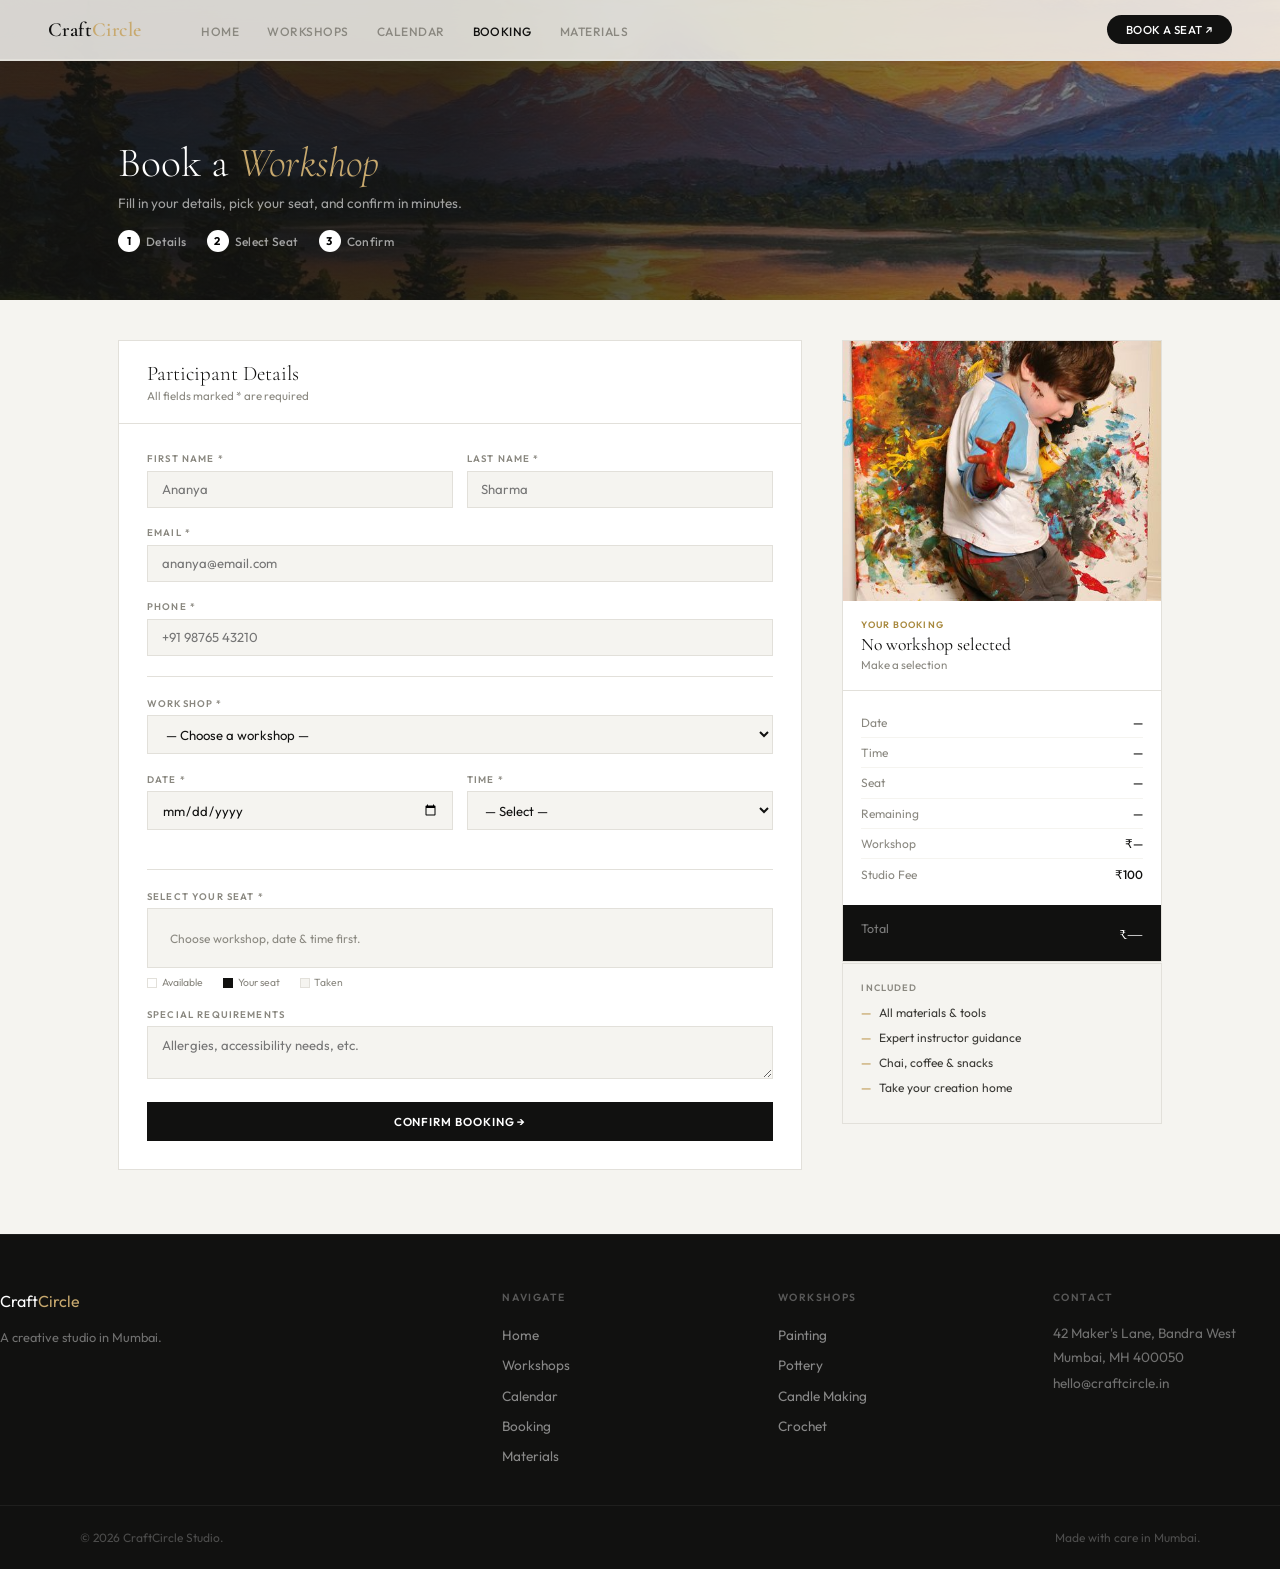
<file: booking.html>
<!DOCTYPE html>
<html lang="en">

<head>
  <meta charset="UTF-8">
  <meta name="viewport" content="width=device-width, initial-scale=1.0">
  <title>Booking — CraftCircle</title>
  <meta name="description" content="Book your seat at a CraftCircle workshop.">
  <link rel="preconnect" href="https://fonts.googleapis.com">
  <link
    href="https://fonts.googleapis.com/css2?family=Cormorant+Garamond:ital,wght@0,300;0,400;0,600;1,300;1,400;1,600&family=Outfit:wght@300;400;500;600&display=swap"
    rel="stylesheet">
  <link rel="stylesheet" href="css/main.css">
  <link rel="stylesheet" href="css/booking.css">
</head>

<body class="relative">
  <nav class="cc-nav">
    <a href="index.html" class="nav-logo">Craft<span>Circle</span></a>
    <ul class="nav-links">
      <li><a href="index.html">Home</a></li>
      <li><a href="workshops.html">Workshops</a></li>
      <li><a href="calendar.html">Calendar</a></li>
      <li><a href="booking.html" class="active">Booking</a></li>
      <li><a href="materials.html">Materials</a></li>
    </ul>
    <div class="nav-right">
      <a href="booking.html" class="nav-btn">Book a Seat ↗</a>
      <button class="cc-hamburger" onclick="toggleMobileNav()">
        <span></span><span></span><span></span>
      </button>
    </div>
  </nav>

  <div class="mobile-nav">
    <a href="index.html">Home</a>
    <a href="workshops.html">Workshops</a>
    <a href="calendar.html">Calendar</a>
    <a href="booking.html" class="active">Booking</a>
    <a href="materials.html">Materials</a>
  </div>

  <div class="bk-banner">
    <img src="images/booking.jpg" alt="Workshop booking">
    <div class="bk-banner-overlay"></div>
    <div class="bk-banner-content">
      <h1>Book a <em>Workshop</em></h1>
      <p>Fill in your details, pick your seat, and confirm in minutes.</p>
      <div class="bk-steps">
        <div class="bk-step"><span class="bk-step-num">1</span>Details</div>
        <div class="bk-step"><span class="bk-step-num">2</span>Select Seat</div>
        <div class="bk-step"><span class="bk-step-num">3</span>Confirm</div>
      </div>
    </div>
  </div>

  <section class="booking-section">
    <div class="booking-container">
      <div class="booking-layout">
        <div>
          <div class="form-panel reveal" id="formPanel">
            <div class="form-section-header">
              <h2>Participant Details</h2>
              <p>All fields marked * are required</p>
            </div>
            <div class="form-body">
              <form id="bookingForm" onsubmit="handleBooking(event)">
                <div class="form-row">
                  <div class="form-group">
                    <label>First Name *</label>
                    <input type="text" id="firstName" placeholder="Ananya" required>
                  </div>
                  <div class="form-group">
                    <label>Last Name *</label>
                    <input type="text" id="lastName" placeholder="Sharma" required>
                  </div>
                </div>
                <div class="form-group">
                  <label>Email *</label>
                  <input type="email" id="email" placeholder="ananya@email.com" required>
                </div>
                <div class="form-group">
                  <label>Phone *</label>
                  <input type="tel" id="phone" placeholder="+91 98765 43210" required>
                </div>

                <div class="divider"></div>

                <div class="form-group">
                  <label>Workshop *</label>
                  <select id="workshopSelect" required onchange="onWorkshopChange()">
                    <option value="">— Choose a workshop —</option>
                    <option value="Abstract Acrylic Pour|1200|painting">Abstract Acrylic Pour – ₹1,200</option>
                    <option value="Watercolor Florals|1000|painting">Watercolor Florals – ₹1,000</option>
                    <option value="Galaxy Resin Art|1500|painting">Galaxy Resin Art – ₹1,500</option>
                    <option value="Wheel Throwing|1800|pottery">Wheel Throwing – ₹1,800</option>
                    <option value="Hand-Built Ceramics|1400|pottery">Hand-Built Ceramics – ₹1,400</option>
                    <option value="Glaze &amp; Fire|900|pottery">Glaze &amp; Fire – ₹900</option>
                    <option value="Botanical Soy Candles|950|candle">Botanical Soy Candles – ₹950</option>
                    <option value="Pillar Candle Sculpting|1100|candle">Pillar Candle Sculpting – ₹1,100</option>
                    <option value="Granny Square|850|crochet">Granny Square – ₹850</option>
                    <option value="Amigurumi Toy Making|1100|crochet">Amigurumi Toy Making – ₹1,100</option>
                  </select>
                </div>

                <div class="form-row">
                  <div class="form-group">
                    <label>Date *</label>
                    <input type="date" id="sessionDate" required onchange="onDateChange()">
                  </div>
                  <div class="form-group">
                    <label>Time *</label>
                    <select id="sessionTime" required onchange="onTimeChange()">
                      <option value="">— Select —</option>
                      <option value="10:00 AM">10:00 AM</option>
                      <option value="2:00 PM">2:00 PM</option>
                      <option value="5:00 PM">5:00 PM</option>
                    </select>
                  </div>
                </div>

                <div class="divider"></div>

                <div class="form-group">
                  <label>Select Your Seat *</label>
                  <div class="seat-map" id="seatMap">
                    <p class="seat-placeholder">Choose workshop, date & time first.</p>
                  </div>
                  <div class="seat-legend">
                    <div class="sl-item">
                      <div class="sl-box sl-available"></div>Available
                    </div>
                    <div class="sl-item">
                      <div class="sl-box sl-selected"></div>Your seat
                    </div>
                    <div class="sl-item">
                      <div class="sl-box sl-taken"></div>Taken
                    </div>
                  </div>
                  <div class="seats-info" id="seatsInfo" style="display:none">
                    <span>Remaining</span><span id="seatsLeft"></span>
                  </div>
                </div>

                <div class="form-group">
                  <label>Special Requirements</label>
                  <textarea id="specialReq" rows="2" placeholder="Allergies, accessibility needs, etc."></textarea>
                </div>

                <div class="form-error" id="formError"></div>
                <button type="submit" class="form-submit">Confirm Booking →</button>
              </form>
            </div>
          </div>

          <div class="booking-confirm" id="bookingConfirm">
            <div class="confirm-icon">
              <svg viewBox="0 0 24 24">
                <polyline points="20 6 9 17 4 12" />
              </svg>
            </div>
            <h3>Booking Confirmed</h3>
            <p>Your seat is reserved. A confirmation email has been sent.</p>
            <div class="booking-id" id="bookingIdDisplay"></div>
            <p class="confirm-link">
              <a id="materialsLink" href="materials.html" style="color:var(--accent-dark);border-bottom:1px solid">See
                Materials page →</a>
            </p>
          </div>
          <div id="bookingModalOverlay"></div>
        </div>

        <div class="summary-panel reveal">
          <div class="summary-card">
            <div class="summary-img"><img src="images/child.jpg" alt="" id="summaryImgEl"></div>
            <div class="summary-header">
              <div class="summary-header-label" id="summaryLabel">Your Booking</div>
              <h3 id="summaryTitle">No workshop selected</h3>
              <p id="summaryMeta">Make a selection</p>
            </div>
            <div class="summary-rows">
              <div class="summary-row"><span>Date</span><strong id="summaryDate">—</strong></div>
              <div class="summary-row"><span>Time</span><strong id="summaryTime">—</strong></div>
              <div class="summary-row"><span>Seat</span><strong id="summarySeat">—</strong></div>
              <div class="summary-row"><span>Remaining</span><strong id="summarySeatsLeft">—</strong></div>
              <div class="summary-row"><span>Workshop</span><strong id="summaryPrice">₹—</strong></div>
              <div class="summary-row"><span>Studio Fee</span><strong>₹100</strong></div>
            </div>
            <div class="summary-total"><span>Total</span><strong id="summaryTotal">₹—</strong></div>
          </div>
          <div class="perks-card">
            <h5>Included</h5>
            <div class="perk">All materials & tools</div>
            <div class="perk">Expert instructor guidance</div>
            <div class="perk">Chai, coffee & snacks</div>
            <div class="perk">Take your creation home</div>
          </div>
        </div>
      </div>
    </div>
  </section>

  <footer>
    <div class="container footer-grid">
      <div class="footer-brand">
        <span class="nav-logo">Craft<span style="color:var(--accent)">Circle</span></span>
        <p>A creative studio in Mumbai.</p>
      </div>
      <div class="footer-col">
        <h5>Navigate</h5>
        <ul>
          <li><a href="index.html">Home</a></li>
          <li><a href="workshops.html">Workshops</a></li>
          <li><a href="calendar.html">Calendar</a></li>
          <li><a href="booking.html">Booking</a></li>
          <li><a href="materials.html">Materials</a></li>
        </ul>
      </div>
      <div class="footer-col">
        <h5>Workshops</h5>
        <ul>
          <li><a href="#">Painting</a></li>
          <li><a href="#">Pottery</a></li>
          <li><a href="#">Candle Making</a></li>
          <li><a href="#">Crochet</a></li>
        </ul>
      </div>
      <div class="footer-col">
        <h5>Contact</h5>
        <p>42 Maker's Lane, Bandra West</p>
        <p>Mumbai, MH 400050</p>
        <p style="margin-top:.5rem">hello@craftcircle.in</p>
      </div>
    </div>
    <div class="footer-bottom">
      <p>© 2026 CraftCircle Studio.</p>
      <p>Made with care in Mumbai.</p>
    </div>
  </footer>

  <script src="js/main.js"></script>
  <script src="js/booking.js"></script>
</body>
</html>
</file>
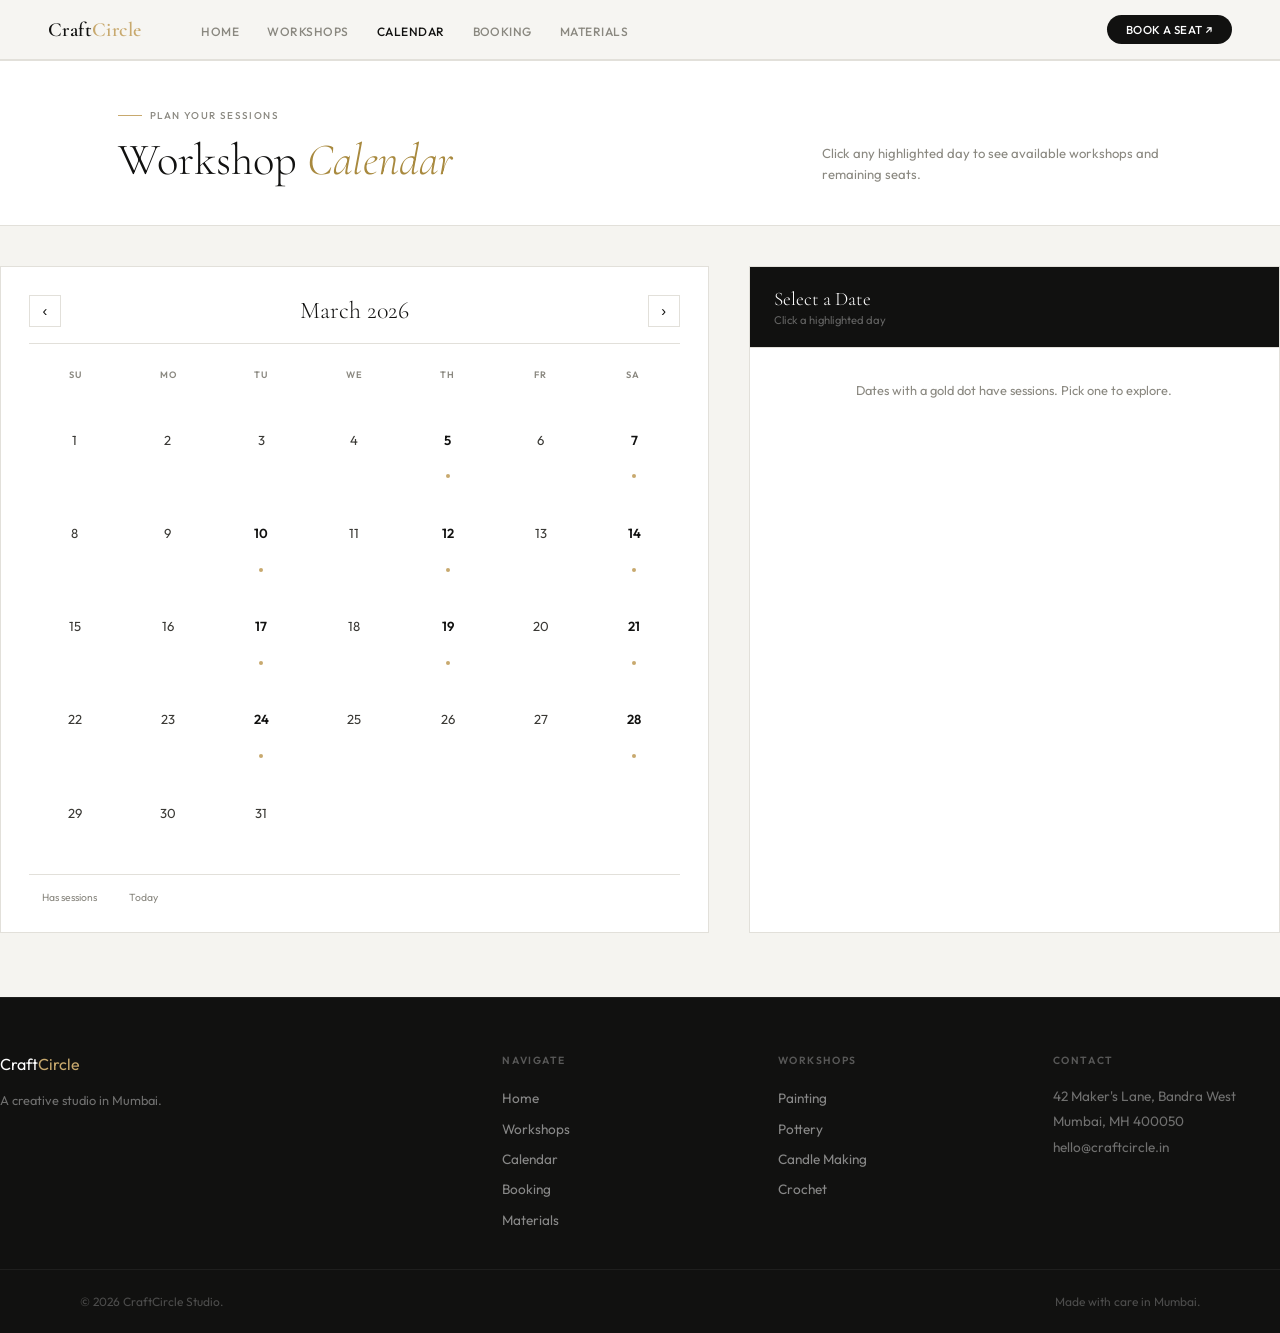
<file: calendar.html>
<!DOCTYPE html>
<html lang="en">

<head>
  <meta charset="UTF-8">
  <meta name="viewport" content="width=device-width, initial-scale=1.0">
  <title>Calendar — CraftCircle</title>
  <meta name="description" content="Browse our workshop calendar. Select a date to view available sessions.">
  <link rel="preconnect" href="https://fonts.googleapis.com">
  <link
    href="https://fonts.googleapis.com/css2?family=Cormorant+Garamond:ital,wght@0,300;0,400;0,600;1,300;1,400;1,600&family=Outfit:wght@300;400;500;600&display=swap"
    rel="stylesheet">
  <link rel="stylesheet" href="css/main.css">
  <link rel="stylesheet" href="css/calendar.css">
</head>

<body class="relative">
  <nav class="cc-nav"><a href="index.html" class="nav-logo">Craft<span>Circle</span></a>
    <ul class="nav-links">
      <li><a href="index.html">Home</a></li>
      <li><a href="workshops.html">Workshops</a></li>
      <li><a href="calendar.html" class="active">Calendar</a></li>
      <li><a href="booking.html">Booking</a></li>
      <li><a href="materials.html">Materials</a></li>
    </ul>
    <div class="nav-right"><a href="booking.html" class="nav-btn">Book a Seat ↗</a><button class="cc-hamburger"
        onclick="toggleMobileNav()"><span></span><span></span><span></span></button></div>
  </nav>
  <div class="mobile-nav"><a href="index.html">Home</a><a href="workshops.html">Workshops</a><a href="calendar.html"
      class="active">Calendar</a><a href="booking.html">Booking</a><a href="materials.html">Materials</a></div>

  <div class="cal-header">
    <div class="cal-header-inner">
      <div>
        <div class="section-eyebrow reveal">Plan your sessions</div>
        <h1 class="reveal">Workshop <em>Calendar</em></h1>
      </div>
      <p class="reveal">Click any highlighted day to see available workshops and remaining seats.</p>
    </div>
  </div>

  <section class="cal-section">
    <div class="container">
      <div class="cal-layout">
        <div class="cal-box reveal">
          <div class="cal-nav"><button class="cal-nav-btn" onclick="changeMonth(-1)">‹</button><span class="cal-month"
              id="calMonthLabel"></span><button class="cal-nav-btn" onclick="changeMonth(1)">›</button></div>
          <div class="day-headers">
            <div class="day-hdr">Su</div>
            <div class="day-hdr">Mo</div>
            <div class="day-hdr">Tu</div>
            <div class="day-hdr">We</div>
            <div class="day-hdr">Th</div>
            <div class="day-hdr">Fr</div>
            <div class="day-hdr">Sa</div>
          </div>
          <div class="cal-grid" id="calGrid"></div>
          <div class="cal-legend">
            <div class="legend-item"><span class="legend-dot accent"></span>Has sessions</div>
            <div class="legend-item"><span class="legend-dot today-dot"></span>Today</div>
          </div>
        </div>
        <div class="event-panel reveal" id="eventPanel">
          <div class="ep-header">
            <h3 id="epTitle">Select a Date</h3>
            <p id="epSubtitle">Click a highlighted day</p>
          </div>
          <div id="epEmpty" class="ep-empty">
            <p>Dates with a gold dot have sessions. Pick one to explore.</p>
          </div>
          <div id="epEvents" style="display:none">
            <div class="ep-events" id="epEventList"></div>
            <div class="ep-cta"><a href="booking.html" class="btn-book-full">Book for this Date</a></div>
          </div>
        </div>
      </div>
    </div>
  </section>

  <footer>
    <div class="container footer-grid">
      <div class="footer-brand"><span class="nav-logo">Craft<span style="color:var(--accent)">Circle</span></span>
        <p>A creative studio in Mumbai.</p>
      </div>
      <div class="footer-col">
        <h5>Navigate</h5>
        <ul>
          <li><a href="index.html">Home</a></li>
          <li><a href="workshops.html">Workshops</a></li>
          <li><a href="calendar.html">Calendar</a></li>
          <li><a href="booking.html">Booking</a></li>
          <li><a href="materials.html">Materials</a></li>
        </ul>
      </div>
      <div class="footer-col">
        <h5>Workshops</h5>
        <ul>
          <li><a href="#">Painting</a></li>
          <li><a href="#">Pottery</a></li>
          <li><a href="#">Candle Making</a></li>
          <li><a href="#">Crochet</a></li>
        </ul>
      </div>
      <div class="footer-col">
        <h5>Contact</h5>
        <p>42 Maker's Lane, Bandra West</p>
        <p>Mumbai, MH 400050</p>
        <p style="margin-top:.5rem">hello@craftcircle.in</p>
      </div>
    </div>
    <div class="footer-bottom">
      <p>© 2026 CraftCircle Studio.</p>
      <p>Made with care in Mumbai.</p>
    </div>
  </footer>
  <script src="js/main.js"></script>
  <script src="js/calendar.js"></script>
</body>
</html>
</file>
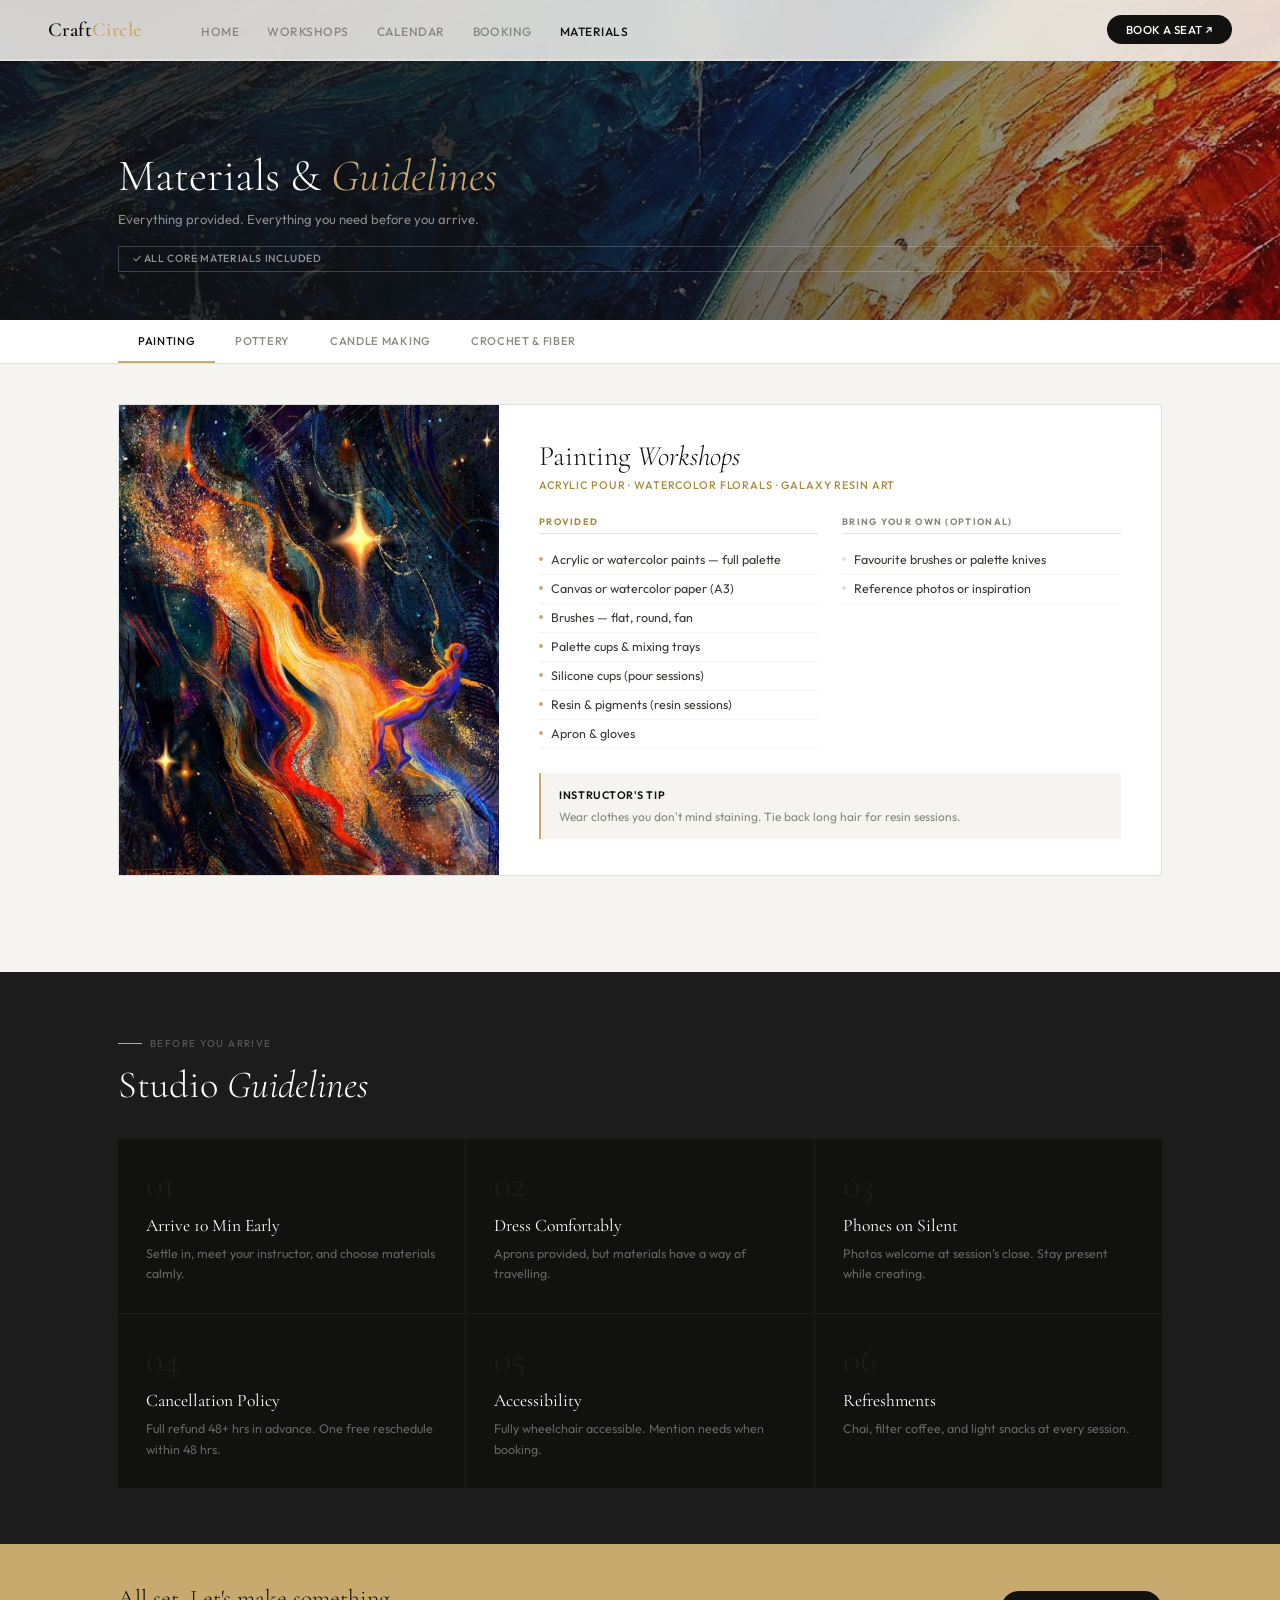
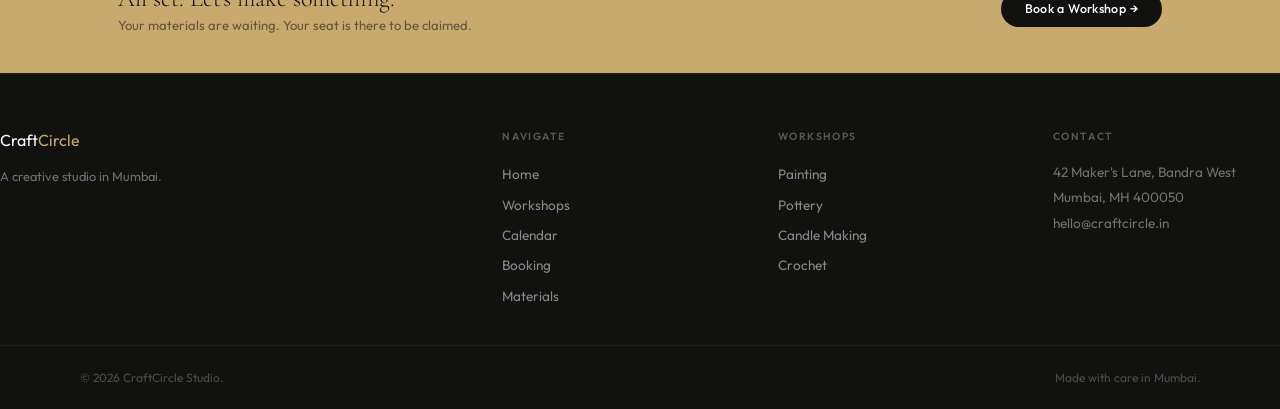
<file: materials.html>
<!DOCTYPE html>
<html lang="en">
<head>
  <meta charset="UTF-8">
  <meta name="viewport" content="width=device-width, initial-scale=1.0">
  <title>Materials — CraftCircle</title>
  <meta name="description" content="Everything you need to know about workshop materials and studio guidelines.">
  <link rel="preconnect" href="https://fonts.googleapis.com">
  <link
    href="https://fonts.googleapis.com/css2?family=Cormorant+Garamond:ital,wght@0,300;0,400;0,600;1,300;1,400;1,600&family=Outfit:wght@300;400;500;600&display=swap"
    rel="stylesheet">
  <link rel="stylesheet" href="css/main.css">
  <link rel="stylesheet" href="css/materials.css">
</head>

<body class="relative">
  <nav class="cc-nav"><a href="index.html" class="nav-logo">Craft<span>Circle</span></a>
    <ul class="nav-links">
      <li><a href="index.html">Home</a></li>
      <li><a href="workshops.html">Workshops</a></li>
      <li><a href="calendar.html">Calendar</a></li>
      <li><a href="booking.html">Booking</a></li>
      <li><a href="materials.html" class="active">Materials</a></li>
    </ul>
    <div class="nav-right"><a href="booking.html" class="nav-btn">Book a Seat ↗</a><button class="cc-hamburger"
        onclick="toggleMobileNav()"><span></span><span></span><span></span></button></div>
  </nav>
  <div class="mobile-nav"><a href="index.html">Home</a><a href="workshops.html">Workshops</a><a
      href="calendar.html">Calendar</a><a href="booking.html">Booking</a><a href="materials.html"
      class="active">Materials</a></div>

  <div class="mat-banner">
    <img src="images/arc.jpg"
      alt="Craft materials" class="gsap-parallax">
    <div class="mat-banner-overlay"></div>
    <div class="mat-banner-content">
      <h1>Materials & <em>Guidelines</em></h1>
      <p>Everything provided. Everything you need before you arrive.</p>
      <span class="mat-banner-tag reveal">✓ All Core Materials Included</span>
    </div>
  </div>

  <div class="mat-tabs">
    <div class="mat-tabs-inner">
      <button class="mat-tab active" onclick="showCraft('painting',this)">Painting</button>
      <button class="mat-tab" onclick="showCraft('pottery',this)">Pottery</button>
      <button class="mat-tab" onclick="showCraft('candle',this)">Candle Making</button>
      <button class="mat-tab" onclick="showCraft('crochet',this)">Crochet & Fiber</button>
    </div>
  </div>

  <section class="mat-section">
    <div class="materials-container">

      <div class="craft-panel active" id="panel-painting">
        <div class="craft-card reveal">
          <div class="craft-card-img"><img
              src="images/resin.jpg" alt="Painting">
          </div>
          <div class="craft-card-body">
            <h2>Painting <em>Workshops</em></h2>
            <div class="craft-subtitle">Acrylic Pour · Watercolor Florals · Galaxy Resin Art</div>
            <div class="materials-cols">
              <div class="mat-group provided">
                <h5>Provided</h5>
                <div class="mat-item">Acrylic or watercolor paints — full palette</div>
                <div class="mat-item">Canvas or watercolor paper (A3)</div>
                <div class="mat-item">Brushes — flat, round, fan</div>
                <div class="mat-item">Palette cups & mixing trays</div>
                <div class="mat-item">Silicone cups (pour sessions)</div>
                <div class="mat-item">Resin & pigments (resin sessions)</div>
                <div class="mat-item">Apron & gloves</div>
              </div>
              <div class="mat-group bring">
                <h5>Bring Your Own (Optional)</h5>
                <div class="mat-item bring-item">Favourite brushes or palette knives</div>
                <div class="mat-item bring-item">Reference photos or inspiration</div>
              </div>
            </div>
            <div class="prep-tip"><strong>Instructor's Tip</strong>Wear clothes you don't mind staining. Tie back long
              hair for resin sessions.</div>
          </div>
        </div>
      </div>

      <div class="craft-panel" id="panel-pottery">
        <div class="craft-card reveal">
          <div class="craft-card-img"><img
              src="images/ceramics.jpg" alt="Pottery"></div>
          <div class="craft-card-body">
            <h2>Pottery <em>Workshops</em></h2>
            <div class="craft-subtitle">Wheel Throwing · Handbuilding · Glaze & Fire</div>
            <div class="materials-cols">
              <div class="mat-group provided">
                <h5>Provided</h5>
                <div class="mat-item">2 kg stoneware clay per person</div>
                <div class="mat-item">Pottery wheel access</div>
                <div class="mat-item">Wire, sponge, ribs & loop tools</div>
                <div class="mat-item">Kiln firing — 2 weeks post-session</div>
                <div class="mat-item">Glazes for one piece</div>
                <div class="mat-item">Work apron & towels</div>
              </div>
              <div class="mat-group bring">
                <h5>Bring Your Own (Optional)</h5>
                <div class="mat-item bring-item">Wooden skewers for texture</div>
                <div class="mat-item bring-item">Small cutting board for slab work</div>
              </div>
            </div>
            <div class="prep-tip"><strong>Instructor's Tip</strong>Remove rings and bracelets. Your fired piece is ready
              2–3 weeks later.</div>
          </div>
        </div>
      </div>

      <div class="craft-panel" id="panel-candle">
        <div class="craft-card reveal">
          <div class="craft-card-img"><img
              src="images/soy.jpg"
              alt="Candle making"></div>
          <div class="craft-card-body">
            <h2>Candle <em>Making</em></h2>
            <div class="craft-subtitle">Botanical Soy · Pillar Candle Sculpting</div>
            <div class="materials-cols">
              <div class="mat-group provided">
                <h5>Provided</h5>
                <div class="mat-item">Soy wax or beeswax — 300g</div>
                <div class="mat-item">Glass vessels & tins</div>
                <div class="mat-item">Pre-tabbed cotton wicks</div>
                <div class="mat-item">20+ fragrance oils</div>
                <div class="mat-item">Dried botanicals</div>
                <div class="mat-item">Dyes and micas</div>
                <div class="mat-item">Pouring pitchers & tools</div>
              </div>
              <div class="mat-group bring">
                <h5>Bring Your Own (Optional)</h5>
                <div class="mat-item bring-item">Custom labels for gifting</div>
                <div class="mat-item bring-item">Extra containers</div>
              </div>
            </div>
            <div class="prep-tip"><strong>Instructor's Tip</strong>Candles need 24 hrs to cure. Bring a small bag to
              carry them home.</div>
          </div>
        </div>
      </div>

      <div class="craft-panel" id="panel-crochet">
        <div class="craft-card reveal">
          <div class="craft-card-img"><img
              src="images/toy.jpg" alt="Crochet">
          </div>
          <div class="craft-card-body">
            <h2>Crochet & <em>Fiber Arts</em></h2>
            <div class="craft-subtitle">Granny Squares · Macramé · Amigurumi</div>
            <div class="materials-cols">
              <div class="mat-group provided">
                <h5>Provided</h5>
                <div class="mat-item">Yarn — 100g cotton or acrylic</div>
                <div class="mat-item">Crochet hook set — 2.5–5mm</div>
                <div class="mat-item">Tapestry needles & stitch markers</div>
                <div class="mat-item">Macramé rope — 3mm & 5mm</div>
                <div class="mat-item">Wooden dowel rod</div>
                <div class="mat-item">Safety eyes & stuffing (amigurumi)</div>
                <div class="mat-item">Printed pattern sheets</div>
              </div>
              <div class="mat-group bring">
                <h5>Bring Your Own (Optional)</h5>
                <div class="mat-item bring-item">Your favourite crochet hook</div>
                <div class="mat-item bring-item">Small rounded scissors</div>
              </div>
            </div>
            <div class="prep-tip"><strong>Instructor's Tip</strong>Complete beginners welcome — zero experience
              required.</div>
          </div>
        </div>
      </div>

    </div>
  </section>

  <section class="gl-section">
    <div style="max-width:1140px;margin:0 auto;padding:0 3rem">
      <div class="section-eyebrow ">Before you arrive</div>
      <h2 class="section-title">Studio <em>Guidelines</em></h2>
      <div class="gl-grid">
        <div class="gl-item">
          <div class="gl-num">01</div>
          <h4>Arrive 10 Min Early</h4>
          <p>Settle in, meet your instructor, and choose materials calmly.</p>
        </div>
        <div class="gl-item">
          <div class="gl-num">02</div>
          <h4>Dress Comfortably</h4>
          <p>Aprons provided, but materials have a way of travelling.</p>
        </div>
        <div class="gl-item">
          <div class="gl-num">03</div>
          <h4>Phones on Silent</h4>
          <p>Photos welcome at session's close. Stay present while creating.</p>
        </div>
        <div class="gl-item">
          <div class="gl-num">04</div>
          <h4>Cancellation Policy</h4>
          <p>Full refund 48+ hrs in advance. One free reschedule within 48 hrs.</p>
        </div>
        <div class="gl-item">
          <div class="gl-num">05</div>
          <h4>Accessibility</h4>
          <p>Fully wheelchair accessible. Mention needs when booking.</p>
        </div>
        <div class="gl-item">
          <div class="gl-num">06</div>
          <h4>Refreshments</h4>
          <p>Chai, filter coffee, and light snacks at every session.</p>
        </div>
      </div>
    </div>
  </section>

  <div class="cta-strip">
    <div class="cta-strip-inner">
      <div>
        <h2>All set. Let's make something.</h2>
        <p>Your materials are waiting. Your seat is there to be claimed.</p>
      </div>
      <a href="booking.html" class="btn-dark reveal">Book a Workshop →</a>
    </div>
  </div>

  <footer>
    <div class="container footer-grid">
      <div class="footer-brand"><span class="nav-logo">Craft<span style="color:var(--accent)">Circle</span></span>
        <p>A creative studio in Mumbai.</p>
      </div>
      <div class="footer-col">
        <h5>Navigate</h5>
        <ul>
          <li><a href="index.html">Home</a></li>
          <li><a href="workshops.html">Workshops</a></li>
          <li><a href="calendar.html">Calendar</a></li>
          <li><a href="booking.html">Booking</a></li>
          <li><a href="materials.html">Materials</a></li>
        </ul>
      </div>
      <div class="footer-col">
        <h5>Workshops</h5>
        <ul>
          <li><a href="#">Painting</a></li>
          <li><a href="#">Pottery</a></li>
          <li><a href="#">Candle Making</a></li>
          <li><a href="#">Crochet</a></li>
        </ul>
      </div>
      <div class="footer-col">
        <h5>Contact</h5>
        <p>42 Maker's Lane, Bandra West</p>
        <p>Mumbai, MH 400050</p>
        <p style="margin-top:.5rem">hello@craftcircle.in</p>
      </div>
    </div>
    <div class="footer-bottom">
      <p>© 2026 CraftCircle Studio.</p>
      <p>Made with care in Mumbai.</p>
    </div>
  </footer>
  <script src="js/main.js"></script>
  <script src="js/material.js"></script>
</body>
</html>
</file>
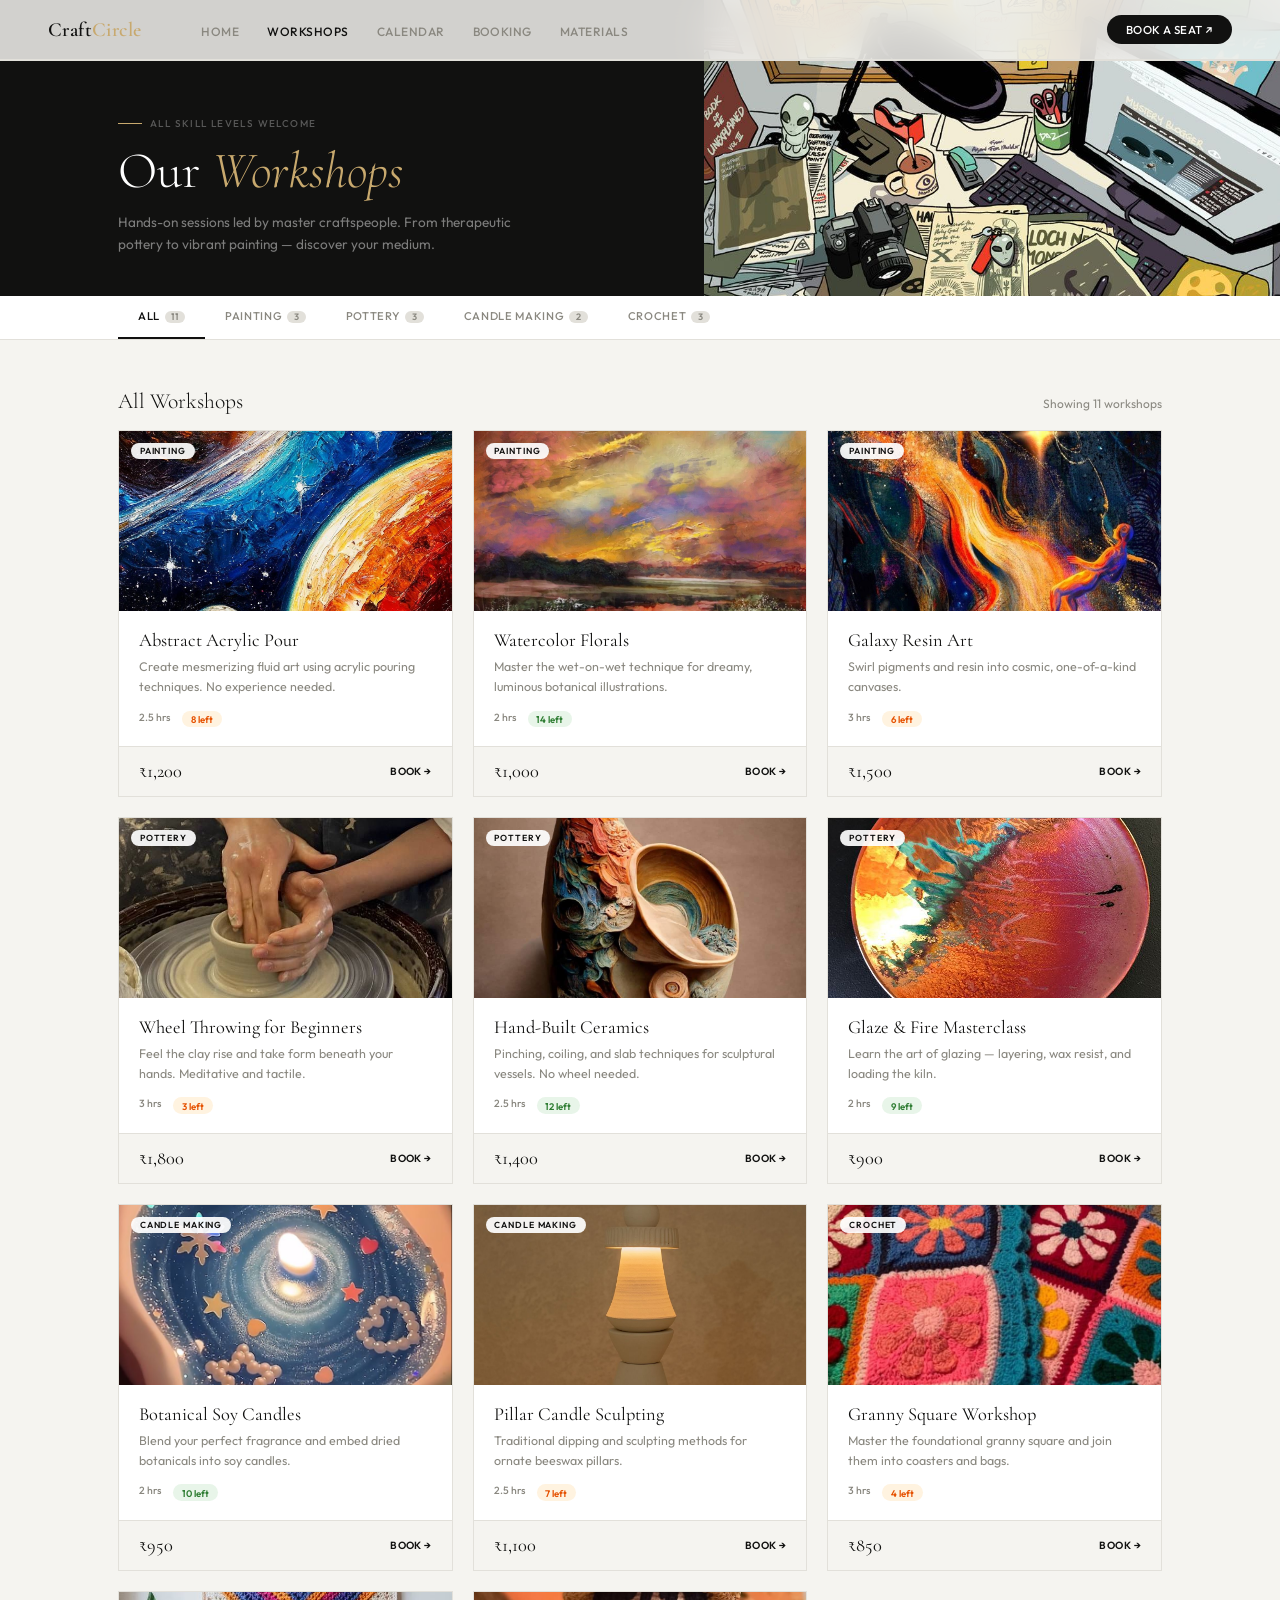
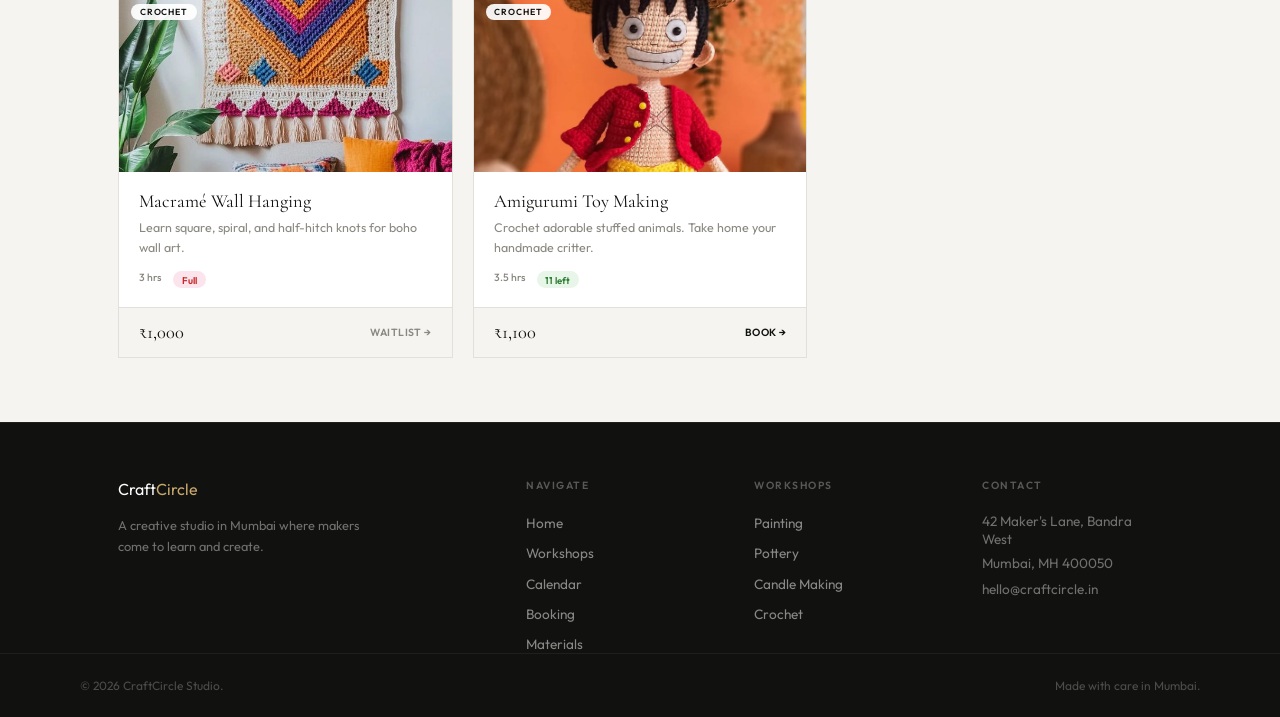
<file: workshops.html>
<!DOCTYPE html>
<html lang="en">
<head>
  <meta charset="UTF-8">
  <meta name="viewport" content="width=device-width, initial-scale=1.0">
  <title>Workshops — CraftCircle</title>
  <meta name="description"
    content="Hands-on workshops led by master craftspeople. Pottery, painting, candle making, crochet and more.">
  <link rel="preconnect" href="https://fonts.googleapis.com">
  <link
    href="https://fonts.googleapis.com/css2?family=Cormorant+Garamond:ital,wght@0,300;0,400;0,600;1,300;1,400;1,600&family=Outfit:wght@300;400;500;600&display=swap"
    rel="stylesheet">
  <link rel="stylesheet" href="css/main.css">
  <link rel="stylesheet" href="css/workshops.css">
</head>
<body class="relative">
  <nav class="cc-nav"><a href="index.html" class="nav-logo">Craft<span>Circle</span></a>
    <ul class="nav-links">
      <li><a href="index.html">Home</a></li>
      <li><a href="workshops.html" class="active">Workshops</a></li>
      <li><a href="calendar.html">Calendar</a></li>
      <li><a href="booking.html">Booking</a></li>
      <li><a href="materials.html">Materials</a></li>
    </ul>
    <div class="nav-right"><a href="booking.html" class="nav-btn">Book a Seat ↗</a><button class="cc-hamburger"
        onclick="toggleMobileNav()"><span></span><span></span><span></span></button></div>
  </nav>
  <div class="mobile-nav"><a href="index.html">Home</a><a href="workshops.html" class="active">Workshops</a><a
      href="calendar.html">Calendar</a><a href="booking.html">Booking</a><a href="materials.html">Materials</a></div>

  <div class="ws-banner">
    <div class="ws-banner-bg"><img
        src="images/head.jpg" alt=""></div>
    <div class="ws-banner-inner">
      <div class="section-eyebrow reveal">All skill levels welcome</div>
      <h1 class="reveal">Our <em>Workshops</em></h1>
      <p class="reveal">Hands-on sessions led by master craftspeople. From therapeutic pottery to vibrant painting —
        discover your medium.</p>
    </div>
  </div>

  <div class="filter-bar">
    <div class="filter-inner">
      <button class="filter-btn active" onclick="filterW('all',this)">All<span class="count-badge">11</span></button>
      <button class="filter-btn" onclick="filterW('painting',this)">Painting<span class="count-badge">3</span></button>
      <button class="filter-btn" onclick="filterW('pottery',this)">Pottery<span class="count-badge">3</span></button>
      <button class="filter-btn" onclick="filterW('candle',this)">Candle Making<span
          class="count-badge">2</span></button>
      <button class="filter-btn" onclick="filterW('crochet',this)">Crochet<span class="count-badge">3</span></button>
    </div>
  </div>

  <section class="ws-section">
    <div style="max-width:1140px;margin:0 auto;padding:0 3rem">
      <div class="ws-header">
        <h2 id="catTitle">All Workshops</h2>
        <span id="catCount">Showing 11 workshops</span>
      </div>
      <div class="ws-grid" id="workshopsList">

        <div class="ws-card" data-category="painting">
          <div class="ws-card-img"><img
              src="images/arc.jpg" alt=""><span
              class="ws-card-badge">Painting</span></div>
          <div class="ws-card-body">
            <h3>Abstract Acrylic Pour</h3>
            <p>Create mesmerizing fluid art using acrylic pouring techniques. No experience needed.</p>
            <div class="ws-card-meta"><span>2.5 hrs</span><span class="seats-pill seats-low">8 left</span></div>
          </div>
          <div class="ws-card-footer"><span class="ws-card-price">₹1,200</span><a href="booking.html"
              class="ws-card-btn">Book →</a></div>
        </div>

        <div class="ws-card" data-category="painting">
          <div class="ws-card-img"><img
              src="images/water.jpg" alt=""><span
              class="ws-card-badge">Painting</span></div>
          <div class="ws-card-body">
            <h3>Watercolor Florals</h3>
            <p>Master the wet-on-wet technique for dreamy, luminous botanical illustrations.</p>
            <div class="ws-card-meta"><span>2 hrs</span><span class="seats-pill seats-ok">14 left</span></div>
          </div>
          <div class="ws-card-footer"><span class="ws-card-price">₹1,000</span><a href="booking.html"
              class="ws-card-btn">Book →</a></div>
        </div>

        <div class="ws-card" data-category="painting">
          <div class="ws-card-img"><img
              src="images/resin.jpg" alt=""><span
              class="ws-card-badge">Painting</span></div>
          <div class="ws-card-body">
            <h3>Galaxy Resin Art</h3>
            <p>Swirl pigments and resin into cosmic, one-of-a-kind canvases.</p>
            <div class="ws-card-meta"><span>3 hrs</span><span class="seats-pill seats-low">6 left</span></div>
          </div>
          <div class="ws-card-footer"><span class="ws-card-price">₹1,500</span><a href="booking.html"
              class="ws-card-btn">Book →</a></div>
        </div>

        <div class="ws-card" data-category="pottery">
          <div class="ws-card-img"><img
              src="images/wheel.jpg" alt=""><span
              class="ws-card-badge">Pottery</span></div>
          <div class="ws-card-body">
            <h3>Wheel Throwing for Beginners</h3>
            <p>Feel the clay rise and take form beneath your hands. Meditative and tactile.</p>
            <div class="ws-card-meta"><span>3 hrs</span><span class="seats-pill seats-low">3 left</span></div>
          </div>
          <div class="ws-card-footer"><span class="ws-card-price">₹1,800</span><a href="booking.html"
              class="ws-card-btn">Book →</a></div>
        </div>

        <div class="ws-card" data-category="pottery">
          <div class="ws-card-img"><img
              src="images/ceramics.jpg" alt=""><span
              class="ws-card-badge">Pottery</span></div>
          <div class="ws-card-body">
            <h3>Hand-Built Ceramics</h3>
            <p>Pinching, coiling, and slab techniques for sculptural vessels. No wheel needed.</p>
            <div class="ws-card-meta"><span>2.5 hrs</span><span class="seats-pill seats-ok">12 left</span></div>
          </div>
          <div class="ws-card-footer"><span class="ws-card-price">₹1,400</span><a href="booking.html"
              class="ws-card-btn">Book →</a></div>
        </div>

        <div class="ws-card" data-category="pottery">
          <div class="ws-card-img"><img
              src="images/glaze.jpg" alt=""><span
              class="ws-card-badge">Pottery</span></div>
          <div class="ws-card-body">
            <h3>Glaze & Fire Masterclass</h3>
            <p>Learn the art of glazing — layering, wax resist, and loading the kiln.</p>
            <div class="ws-card-meta"><span>2 hrs</span><span class="seats-pill seats-ok">9 left</span></div>
          </div>
          <div class="ws-card-footer"><span class="ws-card-price">₹900</span><a href="booking.html"
              class="ws-card-btn">Book →</a></div>
        </div>

        <div class="ws-card" data-category="candle">
          <div class="ws-card-img"><img
              src="images/soy.jpg" alt=""><span
              class="ws-card-badge">Candle Making</span></div>
          <div class="ws-card-body">
            <h3>Botanical Soy Candles</h3>
            <p>Blend your perfect fragrance and embed dried botanicals into soy candles.</p>
            <div class="ws-card-meta"><span>2 hrs</span><span class="seats-pill seats-ok">10 left</span></div>
          </div>
          <div class="ws-card-footer"><span class="ws-card-price">₹950</span><a href="booking.html"
              class="ws-card-btn">Book →</a></div>
        </div>

        <div class="ws-card" data-category="candle">
          <div class="ws-card-img"><img
              src="images/candle.jpg" alt=""><span
              class="ws-card-badge">Candle Making</span></div>
          <div class="ws-card-body">
            <h3>Pillar Candle Sculpting</h3>
            <p>Traditional dipping and sculpting methods for ornate beeswax pillars.</p>
            <div class="ws-card-meta"><span>2.5 hrs</span><span class="seats-pill seats-low">7 left</span></div>
          </div>
          <div class="ws-card-footer"><span class="ws-card-price">₹1,100</span><a href="booking.html"
              class="ws-card-btn">Book →</a></div>
        </div>

        <div class="ws-card" data-category="crochet">
          <div class="ws-card-img"><img
              src="images/granny.jpg" alt=""><span
              class="ws-card-badge">Crochet</span></div>
          <div class="ws-card-body">
            <h3>Granny Square Workshop</h3>
            <p>Master the foundational granny square and join them into coasters and bags.</p>
            <div class="ws-card-meta"><span>3 hrs</span><span class="seats-pill seats-low">4 left</span></div>
          </div>
          <div class="ws-card-footer"><span class="ws-card-price">₹850</span><a href="booking.html"
              class="ws-card-btn">Book →</a></div>
        </div>

        <div class="ws-card" data-category="crochet">
          <div class="ws-card-img"><img
              src="images/macrame.jpg" alt=""><span
              class="ws-card-badge">Crochet</span></div>
          <div class="ws-card-body">
            <h3>Macramé Wall Hanging</h3>
            <p>Learn square, spiral, and half-hitch knots for boho wall art.</p>
            <div class="ws-card-meta"><span>3 hrs</span><span class="seats-pill seats-full">Full</span></div>
          </div>
          <div class="ws-card-footer"><span class="ws-card-price">₹1,000</span><span class="ws-card-btn"
              style="color:var(--muted)">Waitlist →</span></div>
        </div>

        <div class="ws-card " data-category="crochet">
          <div class="ws-card-img"><img
              src="images/toy.jpg" alt=""><span
              class="ws-card-badge">Crochet</span></div>
          <div class="ws-card-body">
            <h3>Amigurumi Toy Making</h3>
            <p>Crochet adorable stuffed animals. Take home your handmade critter.</p>
            <div class="ws-card-meta"><span>3.5 hrs</span><span class="seats-pill seats-ok">11 left</span></div>
          </div>
          <div class="ws-card-footer"><span class="ws-card-price">₹1,100</span><a href="booking.html"
              class="ws-card-btn">Book →</a></div>
        </div>

      </div>
      <p id="noResults">No workshops in this category right now. Check back soon.</p>
    </div>
  </section>

  <footer>
    <div class="container footer-grid">
      <div class="footer-brand"><span class="nav-logo">Craft<span style="color:var(--accent)">Circle</span></span>
        <p>A creative studio in Mumbai where makers come to learn and create.</p>
      </div>
      <div class="footer-col">
        <h5>Navigate</h5>
        <ul>
          <li><a href="index.html">Home</a></li>
          <li><a href="workshops.html">Workshops</a></li>
          <li><a href="calendar.html">Calendar</a></li>
          <li><a href="booking.html">Booking</a></li>
          <li><a href="materials.html">Materials</a></li>
        </ul>
      </div>
      <div class="footer-col">
        <h5>Workshops</h5>
        <ul>
          <li><a href="#">Painting</a></li>
          <li><a href="#">Pottery</a></li>
          <li><a href="#">Candle Making</a></li>
          <li><a href="#">Crochet</a></li>
        </ul>
      </div>
      <div class="footer-col">
        <h5>Contact</h5>
        <p>42 Maker's Lane, Bandra West</p>
        <p>Mumbai, MH 400050</p>
        <p style="margin-top:.5rem">hello@craftcircle.in</p>
      </div>
    </div>
    <div class="footer-bottom">
      <p>© 2026 CraftCircle Studio.</p>
      <p>Made with care in Mumbai.</p>
    </div>
  </footer>
  <script src="js/main.js"></script>
  <script src="js/workshop.js"></script>
</body>
</html>
</file>
<file: css/main.css>
/* ===== CRAFTCIRCLE SHARED DESIGN SYSTEM ===== */
:root {
  --off-white: #f5f4f0;
  --white: #ffffff;
  --ink: #111110;
  --ink-light: #3a3935;
  --muted: #8a8880;
  --accent: #c8a96e;
  --accent-dark: #a8893e;
  --border: #e2e0da;
  --font-display: 'Cormorant Garamond', Georgia, serif;
  --font-body: 'Outfit', sans-serif;
}


* {
    margin: 0;
    padding: 0;
    box-sizing: border-box;
}

body {
  font-family: var(--font-body);
  background: var(--off-white);
  color: var(--ink);
  overflow-x: hidden;
}

a {
  text-decoration: none;
  color: inherit;
}

ul {
  list-style: none;
  padding: 0;
  margin: 0
}

img {
  display: block;
  max-width: 100%;
  height: auto;
  object-fit: cover
}

h1,
h2,
h3,
h4,
h5,
h6 {
  margin: 0
}

p {
  margin: 0
}

/* ===== NAVBAR ===== */
.cc-nav {
  position: fixed;
  top: 0;
  left: 0;
  right: 0;
  z-index: 1050;
  display: flex;
  align-items: center;
  gap: 2rem;
  padding: 0 3rem;
  height: 60px;
  background: rgba(245, 244, 240, 0.85);
  backdrop-filter: blur(18px);
  -webkit-backdrop-filter: blur(18px);
  border-bottom: 1px solid var(--border);
  transition: background .4s, box-shadow .4s;
}

.cc-nav.scrolled {
  background: rgba(245, 244, 240, 0.98);
  box-shadow: 0 2px 24px rgba(0, 0, 0, 0.06)
}

.cc-nav .nav-logo {
  font-family: var(--font-display);
  font-size: 1.25rem;
  font-weight: 600;
  color: var(--ink);
  letter-spacing: .02em;
  margin-right: 1rem;
  white-space: nowrap
}

.cc-nav .nav-logo span {
  color: var(--accent)
}

.cc-nav .nav-links {
  display: flex;
  gap: .25rem;
  flex: 1
}

.cc-nav .nav-links a {
  padding: .35rem .75rem;
  font-size: .75rem;
  font-weight: 500;
  color: var(--muted);
  letter-spacing: .04em;
  text-transform: uppercase;
  border-radius: 2px;
  transition: color .2s;
}

.cc-nav .nav-links a:hover,
.cc-nav .nav-links a.active {
  color: var(--ink)
}

.cc-nav .nav-right {
  display: flex;
  align-items: center;
  gap: 1rem
}

.nav-btn {
  background: var(--ink) !important;
  color: var(--white) !important;
  padding: .45rem 1.15rem;
  border-radius: 50px;
  font-size: .72rem;
  font-weight: 500;
  letter-spacing: .04em;
  text-transform: uppercase;
  transition: background .2s, transform .2s;
  border: none;
}

.nav-btn:hover {
  background: var(--accent-dark) !important;
  transform: translateY(-1px)
}

.cc-hamburger {
  display: none;
  background: none;
  border: none;
  cursor: pointer;
  padding: 0;
  width: 28px;
  height: 20px;
  position: relative;
  flex-shrink: 0
}

.cc-hamburger span {
  display: block;
  width: 100%;
  height: 2px;
  background: var(--ink);
  position: absolute;
  left: 0;
  transition: all .3s ease
}

.cc-hamburger span:nth-child(1) {
  top: 0
}

.cc-hamburger span:nth-child(2) {
  top: 9px
}

.cc-hamburger span:nth-child(3) {
  top: 18px
}

.cc-hamburger.open span:nth-child(1) {
  top: 9px;
  transform: rotate(45deg)
}

.cc-hamburger.open span:nth-child(2) {
  opacity: 0
}

.cc-hamburger.open span:nth-child(3) {
  top: 9px;
  transform: rotate(-45deg)
}

/* Mobile nav drawer */
.mobile-nav {
  position: fixed;
  top: 60px;
  left: 0;
  right: 0;
  z-index: 1040;
  background: rgba(245, 244, 240, 0.98);
  backdrop-filter: blur(18px);
  border-bottom: 1px solid var(--border);
  padding: 0 2rem;
  max-height: 0;
  overflow: hidden;
  transition: max-height .4s cubic-bezier(.4, 0, .2, 1), padding .4s;
}

.mobile-nav.open {
  max-height: 400px;
  padding: 1.5rem 2rem
}

.mobile-nav a {
  display: block;
  padding: .75rem 0;
  font-size: .9rem;
  font-weight: 500;
  color: var(--muted);
  letter-spacing: .04em;
  text-transform: uppercase;
  border-bottom: 1px solid var(--border);
  transition: color .2s;
}

.mobile-nav a:last-child {
  border-bottom: none
}

.mobile-nav a:hover,
.mobile-nav a.active {
  color: var(--ink)
}

/* ===== SECTION HELPERS ===== */
.section-eyebrow {
  display: inline-flex;
  align-items: center;
  gap: .5rem;
  font-size: .62rem;
  font-weight: 500;
  letter-spacing: .14em;
  text-transform: uppercase;
  color: var(--muted);
  margin-bottom: .85rem;
}

.section-eyebrow::before {
  content: '';
  display: block;
  width: 24px;
  height: 1px;
  background: var(--accent)
}

.section-title {
  font-family: var(--font-display);
  font-size: clamp(1.85rem, 3vw, 2.75rem);
  font-weight: 300;
  line-height: 1.12;
  color: var(--ink);
}

.section-title em {
  font-style: italic
}

/* ===== BUTTONS ===== */
.btn-dark {
  display: inline-flex;
  align-items: center;
  gap: .5rem;
  background: var(--ink);
  color: var(--white);
  padding: .65rem 1.5rem;
  border-radius: 50px;
  font-size: .78rem;
  font-weight: 500;
  letter-spacing: .03em;
  transition: background .2s, transform .2s;
  border: none;
  cursor: pointer;
  font-family: var(--font-body);
}

.btn-dark:hover {
  background: var(--accent-dark);
  color: var(--white);
  transform: translateY(-2px)
}

.btn-dark svg {
  width: 14px;
  height: 14px;
  fill: currentColor
}

.btn-ghost {
  display: inline-flex;
  align-items: center;
  gap: .5rem;
  font-size: .85rem;
  font-weight: 500;
  color: var(--ink-light);
  border-bottom: 1px solid var(--border);
  padding-bottom: 2px;
  transition: color .2s, border-color .2s;
}

.btn-ghost:hover {
  color: var(--accent-dark);
  border-color: var(--accent)
}

.btn-dark-outline {
  display: inline-flex;
  align-items: center;
  gap: .5rem;
  border: 1.5px solid var(--ink);
  color: var(--ink);
  padding: .65rem 1.5rem;
  border-radius: 50px;
  font-size: .76rem;
  font-weight: 500;
  letter-spacing: .04em;
  text-transform: uppercase;
  transition: background .2s, color .2s;
}

.btn-dark-outline:hover {
  background: var(--ink);
  color: var(--white)
}

/* ===== FOOTER ===== */
footer {
  background: var(--ink);
  border-top: 1px solid rgba(255, 255, 255, .06);
  padding: 3.5rem 0 0
}

.footer-grid {
  display: grid;
  grid-template-columns: 2fr 1fr 1fr 1fr;
  gap: 3rem;
  padding-bottom: 2.5rem
}

.footer-brand .nav-logo {
  color: var(--white);
  display: block;
  margin-bottom: 1rem
}

.footer-brand p {
  font-size: .8rem;
  color: rgba(255, 255, 255, .4);
  line-height: 1.7;
  max-width: 260px
}

.footer-col h5 {
  font-size: .65rem;
  font-weight: 600;
  letter-spacing: .15em;
  text-transform: uppercase;
  color: rgba(255, 255, 255, .3);
  margin-bottom: 1.25rem
}

.footer-col ul {
  display: flex;
  flex-direction: column;
  gap: .65rem
}

.footer-col ul li a {
  font-size: .85rem;
  color: rgba(255, 255, 255, .5);
  transition: color .2s
}

.footer-col ul li a:hover {
  color: var(--white)
}

.footer-col p {
  font-size: .85rem;
  color: rgba(255, 255, 255, .4);
  margin-bottom: .4rem
}

.footer-bottom {
  border-top: 1px solid rgba(255, 255, 255, .06);
  padding: 1.5rem 5rem;
  display: flex;
  justify-content: space-between;
  align-items: center
}

.footer-bottom p {
  font-size: .75rem;
  color: rgba(255, 255, 255, .25)
}

/* ===== RESPONSIVE ===== */
@media(max-width:1024px) {
  .cc-nav {
    padding: 0 1.5rem
  }

  .footer-grid {
    grid-template-columns: 1fr 1fr;
    gap: 2rem
  }
}

@media(max-width:768px) {
  .cc-nav .nav-links {
    display: none !important
  }

  .cc-hamburger {
    display: block !important
  }

  .footer-grid {
    grid-template-columns: 1fr
  }

  .footer-bottom {
    flex-direction: column;
    gap: .5rem;
    padding: 1.5rem
  }
}
</file>
<file: css/booking.css>
.bk-steps {
    display: flex;
    gap: 1.5rem
}

.bk-step {
    display: flex;
    align-items: center;
    gap: .5rem;
    font-size: .7rem;
    font-weight: 500;
    color: rgba(17, 17, 16, .45);
    letter-spacing: .03em
}

.bk-step-num {
    width: 22px;
    height: 22px;
    border-radius: 50%;
    background: var(--ink);
    color: var(--white);
    display: flex;
    align-items: center;
    justify-content: center;
    font-size: .6rem;
    font-weight: 700
}



.booking-section {
    padding: 2.5rem 0 4rem
}

.booking-layout {
    display: grid;
    grid-template-columns: 1fr 320px;
    gap: 2.5rem;
    align-items: start
}

.form-panel {
    background: var(--white);
    border: 1px solid var(--border)
}

.form-section-header {
    padding: 1.25rem 1.75rem;
    border-bottom: 1px solid var(--border)
}

.form-section-header h2 {
    font-family: var(--font-display);
    font-size: 1.3rem;
    font-weight: 300;
    color: var(--ink)
}

.form-section-header p {
    font-size: .72rem;
    color: var(--muted);
    margin-top: .15rem
}

.form-body {
    padding: 1.75rem
}

.form-group {
    margin-bottom: 1.15rem
}

.form-group label {
    display: block;
    font-size: .6rem;
    font-weight: 600;
    letter-spacing: .12em;
    text-transform: uppercase;
    color: var(--muted);
    margin-bottom: .4rem
}

.form-group input,
.form-group select,
.form-group textarea {
    width: 100%;
    padding: .6rem .85rem;
    border: 1px solid var(--border);
    background: var(--off-white);
    font-family: var(--font-body);
    font-size: .82rem;
    color: var(--ink);
    outline: none;
    transition: border-color .25s, box-shadow .25s;
    border-radius: 0
}

.form-group input:focus,
.form-group select:focus,
.form-group textarea:focus {
    border-color: var(--ink);
    background: var(--white);
    box-shadow: 0 0 0 2px rgba(200, 169, 110, .08)
}

.form-row {
    display: grid;
    grid-template-columns: 1fr 1fr;
    gap: .85rem
}

.divider {
    height: 1px;
    background: var(--border);
    margin: 1.25rem 0
}

.seat-map {
    display: grid;
    grid-template-columns: repeat(8, 1fr);
    gap: 3px;
    padding: 1rem;
    background: var(--off-white);
    border: 1px solid var(--border)
}

.seat-btn {
    aspect-ratio: 1;
    display: flex;
    align-items: center;
    justify-content: center;
    font-size: .58rem;
    font-weight: 600;
    background: var(--white);
    border: 1px solid var(--border);
    cursor: pointer;
    font-family: var(--font-body);
    color: var(--ink);
    transition: all .15s
}

.seat-btn:hover {
    background: var(--accent);
    border-color: var(--accent-dark);
    transform: scale(1.06)
}

.seat-btn.selected {
    background: var(--ink);
    border-color: var(--ink);
    color: var(--white);
    transform: scale(1.04)
}

.seat-btn.booked {
    background: var(--off-white);
    border-color: var(--border);
    color: var(--border);
    cursor: not-allowed;
    text-decoration: line-through
}

.seat-legend {
    display: flex;
    gap: 1.25rem;
    margin-top: .5rem;
    font-size: .65rem;
    color: var(--muted)
}

.sl-item {
    display: flex;
    align-items: center;
    gap: .3rem
}

.sl-box {
    width: 10px;
    height: 10px;
    border: 1px solid
}

.sl-available {
    border-color: var(--border);
    background: var(--white)
}

.sl-selected {
    border-color: var(--ink);
    background: var(--ink)
}

.sl-taken {
    border-color: var(--border);
    background: var(--off-white)
}

.seats-info {
    margin-top: .5rem;
    padding: .5rem .75rem;
    background: var(--off-white);
    border: 1px solid var(--border);
    display: flex;
    justify-content: space-between;
    font-size: .72rem
}

.seats-info span:last-child {
    font-weight: 600;
    color: var(--accent-dark)
}

.form-error {
    display: none;
    padding: .6rem .85rem;
    background: #fce4ec;
    border-left: 2px solid #ef5350;
    font-size: .78rem;
    color: #b71c1c;
    margin-bottom: 1rem
}

.form-submit {
    width: 100%;
    background: var(--ink);
    color: var(--white);
    padding: .75rem;
    border: none;
    cursor: pointer;
    font-family: var(--font-body);
    font-size: .72rem;
    font-weight: 600;
    letter-spacing: .08em;
    text-transform: uppercase;
    transition: background .2s
}

.form-submit:hover {
    background: var(--accent-dark)
}

.booking-confirm {
    display: none;
    padding: 3rem 1.75rem;
    text-align: center;
    background: var(--white);
    border: 1px solid var(--border)
}

.confirm-icon {
    width: 48px;
    height: 48px;
    border-radius: 50%;
    background: var(--ink);
    display: flex;
    align-items: center;
    justify-content: center;
    margin: 0 auto 1rem
}

.confirm-icon svg {
    width: 22px;
    height: 22px;
    fill: none;
    stroke: white;
    stroke-width: 2
}

.booking-confirm h3 {
    font-family: var(--font-display);
    font-size: 1.65rem;
    font-weight: 300;
    color: var(--ink);
    margin-bottom: .5rem
}

.booking-confirm p {
    font-size: .8rem;
    color: var(--muted);
    line-height: 1.6;
    margin-bottom: 1rem
}

.booking-id {
    display: inline-block;
    font-family: var(--font-display);
    font-size: 1.2rem;
    font-weight: 600;
    color: var(--accent-dark);
    letter-spacing: .08em;
    border: 1px solid var(--accent);
    padding: .5rem 1.5rem;
    background: rgba(200, 169, 110, .04);
    margin-bottom: 1rem
}

.summary-panel {
    position: sticky;
    top: 80px;
    display: flex;
    flex-direction: column;
    gap: 1px
}

.summary-card {
    background: var(--white);
    border: 1px solid var(--border)
}

.summary-img {
    height: 260px;
    overflow: hidden
}

.summary-img img{
    width:100%;
    height:100%;
    object-fit:cover;
    object-position:50% 40%;
    transition:transform .4s;
}

.summary-card:hover .summary-img img {
    transform: scale(1.03)
}

.summary-header {
    padding: 1.15rem;
    border-bottom: 1px solid var(--border)
}

.summary-header-label {
    font-size: .58rem;
    font-weight: 600;
    letter-spacing: .12em;
    text-transform: uppercase;
    color: var(--accent-dark);
    margin-bottom: .25rem
}

.summary-header h3 {
    font-family: var(--font-display);
    font-size: 1.1rem;
    font-weight: 400;
    color: var(--ink);
    line-height: 1.2
}

.summary-header p {
    font-size: .72rem;
    color: var(--muted);
    margin-top: .1rem
}

.summary-rows {
    padding: 1rem 1.15rem
}

.summary-row {
    display: flex;
    justify-content: space-between;
    padding: .45rem 0;
    border-bottom: 1px solid var(--off-white);
    font-size: .75rem
}

.summary-row:last-child {
    border-bottom: none
}

.summary-row span {
    color: var(--muted)
}

.summary-row strong {
    color: var(--ink);
    font-weight: 500
}

.summary-total {
    display: flex;
    justify-content: space-between;
    padding: 1rem 1.15rem;
    background: var(--ink);
    font-size: .78rem
}

.summary-total span {
    color: rgba(255, 255, 255, .45)
}

.summary-total strong {
    color: var(--white);
    font-family: var(--font-display);
    font-size: 1.2rem;
    font-weight: 400
}

.perks-card {
    background: var(--off-white);
    border: 1px solid var(--border);
    padding: 1.15rem
}

.perks-card h5 {
    font-size: .58rem;
    font-weight: 600;
    letter-spacing: .12em;
    text-transform: uppercase;
    color: var(--muted);
    margin-bottom: .75rem
}

.perk {
    display: flex;
    gap: .5rem;
    align-items: flex-start;
    margin-bottom: .5rem;
    font-size: .75rem;
    color: var(--ink-light);
    line-height: 1.4
}

.perk::before {
    content: '—';
    color: var(--accent);
    font-weight: 600;
    flex-shrink: 0
}

@media(max-width:900px) {
    .booking-layout {
        grid-template-columns: 1fr
    }

    .summary-panel {
        position: static
    }

    .form-row {
        grid-template-columns: 1fr
    }

    .bk-steps {
        display: none
    }
}

.seat-placeholder {
  grid-column: 1 / -1;
  font-size: .75rem;
  color: var(--muted);
  padding: .35rem;
}

.confirm-link {
  font-size: .75rem;
}

.booking-container {
  max-width: 1140px;
  margin: 0 auto;
  padding: 0 3rem;
}

/* BOOKING HERO BANNER (same style as materials page) */

.bk-banner{
  padding-top:60px;
  position:relative;
  height:300px;
  overflow:hidden;
}

.bk-banner img{
  position:absolute;
  inset:0;
  width:100%;
  height:100%;
  object-fit:cover;
  object-position:center;
}

.bk-banner-overlay{
  position:absolute;
  inset:0;
  background:linear-gradient(
      to right,
      rgba(17,17,16,.85) 35%,
      rgba(17,17,16,.25) 100%
  );
}

.bk-banner-content{
  position:relative;
  z-index:2;
  max-width:1140px;
  margin:0 auto;
  padding:3rem;
  height:100%;
  display:flex;
  flex-direction:column;
  justify-content:flex-end;
}

.bk-banner h1{
  font-family:var(--font-display);
  font-size:2.6rem;
  font-weight:300;
  color:white;
}

.bk-banner h1 em{
  color:var(--accent);
}

.bk-banner p{
  font-size:.85rem;
  color:rgba(255,255,255,.6);
  margin-top:.4rem;
}

/* steps */
.bk-steps{
  display:flex;
  gap:20px;
  margin-top:18px;
}

.bk-step{
  font-size:.75rem;
  color:rgba(255,255,255,.6);
  display:flex;
  align-items:center;
  gap:6px;
}

.bk-step-num{
  width:22px;
  height:22px;
  border-radius:50%;
  background:white;
  color:black;
  font-size:.7rem;
  display:flex;
  align-items:center;
  justify-content:center;
}

@keyframes slideUp {
  from {
    opacity: 0;
    transform: translateY(20px);
  }
  to {
    opacity: 1;
    transform: translateY(0);
  }
}
</file>
<file: css/calendar.css>
.cal-header {
    padding-top: 60px;
    background: var(--white);
    border-bottom: 1px solid var(--border)
}

.cal-header-inner {
    max-width: 1140px;
    margin: 0 auto;
    padding: 2.5rem 3rem;
    display: flex;
    justify-content: space-between;
    align-items: flex-end;
    gap: 2rem;
    flex-wrap: wrap
}

.cal-header h1 {
    font-family: var(--font-display);
    font-size: clamp(2rem, 3.5vw, 2.8rem);
    font-weight: 300;
    line-height: 1.1;
    color: var(--ink)
}

.cal-header h1 em {
    font-style: italic;
    color: var(--accent-dark)
}

.cal-header p {
    font-size: .82rem;
    color: var(--muted);
    max-width: 340px;
    line-height: 1.6;
    margin-top: .4rem
}

.cal-section {
    padding: 2.5rem 0 4rem
}

.cal-layout {
  display: grid;
  grid-template-columns: 1.6fr 1.2fr;
  gap: 2.5rem;
}

.cal-box {
    background: var(--white);
    border: 1px solid var(--border);
    padding: 1.75rem
}

.cal-nav {
    display: flex;
    justify-content: space-between;
    align-items: center;
    margin-bottom: 1.25rem;
    padding-bottom: 1rem;
    border-bottom: 1px solid var(--border)
}

.cal-month {
    font-family: var(--font-display);
    font-size: 1.5rem;
    font-weight: 300;
    color: var(--ink)
}

.cal-nav-btn {
    background: none;
    border: 1px solid var(--border);
    width: 32px;
    height: 32px;
    display: flex;
    align-items: center;
    justify-content: center;
    cursor: pointer;
    font-size: .9rem;
    transition: all .2s;
    color: var(--ink)
}

.cal-nav-btn:hover {
    background: var(--ink);
    color: var(--white);
    border-color: var(--ink)
}

.day-headers {
    display: grid;
    grid-template-columns: repeat(7, 1fr);
    margin-bottom: .5rem
}

.day-hdr {
    text-align: center;
    font-size: .58rem;
    font-weight: 600;
    letter-spacing: .1em;
    text-transform: uppercase;
    color: var(--muted);
    padding: .35rem 0
}

.cal-grid {
    display: grid;
    grid-template-columns: repeat(7, 1fr);
    gap: 2px
}

.cal-cell {
    aspect-ratio: 1;
    display: flex;
    flex-direction: column;
    align-items: center;
    justify-content: center;
    cursor: pointer;
    position: relative;
    border: 1px solid transparent;
    font-size: .82rem;
    color: var(--ink-light);
    transition: all .15s
}

.cal-cell:hover {
    background: var(--off-white);
    border-color: var(--border)
}

.cal-cell.has-event {
    font-weight: 600;
    color: var(--ink)
}

.cal-cell.has-event::after {
    content: '';
    position: absolute;
    bottom: 6px;
    width: 4px;
    height: 4px;
    border-radius: 50%;
    background: var(--accent)
}

.cal-cell.today {
    background: var(--ink);
    color: var(--white) !important;
    font-weight: 600
}

.cal-cell.today::after {
    background: var(--accent)
}

.cal-cell.selected {
    background: var(--accent);
    color: var(--ink) !important;
    border-color: var(--accent-dark)
}

.cal-cell.selected::after {
    background: var(--ink)
}

.cal-cell.empty {
    cursor: default;
    pointer-events: none;
    opacity: 0
}

.cal-legend {
    display: flex;
    gap: 1.25rem;
    margin-top: 1rem;
    padding-top: 1rem;
    border-top: 1px solid var(--border);
    flex-wrap: wrap
}

.legend-item {
    display: flex;
    align-items: center;
    gap: .35rem;
    font-size: .65rem;
    color: var(--muted)
}

.legend-dot {
    width: 7px;
    height: 7px;
    border-radius: 50%
}

.event-panel {
    background: var(--white);
    border: 1px solid var(--border);
    position: sticky;
    top: 80px
}

.ep-header {
    padding: 1.25rem 1.5rem;
    border-bottom: 1px solid var(--border);
    background: var(--ink)
}

.ep-header h3 {
    font-family: var(--font-display);
    font-size: 1.2rem;
    font-weight: 300;
    color: var(--white)
}

.ep-header p {
    font-size: .7rem;
    color: rgba(255, 255, 255, .35);
    margin-top: .15rem
}

.ep-empty {
    padding: 2rem 1.5rem;
    text-align: center;
    color: var(--muted);
    font-size: .8rem;
    line-height: 1.65
}

.ep-events {
    display: flex;
    flex-direction: column;
    gap: 1px;
    background: var(--border)
}

.ep-event {
    background: var(--white);
    padding: 1.5rem;
    display: grid;
    grid-template-columns: 4px 1fr auto;
    gap: 1rem;
    align-items: center;
    transition: background .2s
}

.ep-event:hover {
    background: var(--off-white)
}

.ep-bar {
    width: 3px;
    border-radius: 2px;
    height: 100%;
    min-height: 30px
}

.ep-event h4 {
  font-family: var(--font-display);
  font-size: 1.15rem;
  font-weight: 400;
  color: var(--ink);
  margin-bottom: .25rem;
}

.ep-event p {
  font-size: .8rem;
  color: var(--muted);
}

.ep-seats {
  padding: .3rem .7rem;
  border-radius: 50px;
  font-size: .7rem;
  font-weight: 600;
}

.ep-cta {
    padding: 1.15rem;
    border-top: 1px solid var(--border)
}

.btn-book-full {
    display: block;
    width: 100%;
    text-align: center;
    background: var(--ink);
    color: var(--white);
    padding: .7rem;
    font-size: .75rem;
    font-weight: 500;
    letter-spacing: .08em;
    text-transform: uppercase;
    transition: background .2s
}

.btn-book-full:hover {
    background: var(--accent-dark);
    color: var(--white)
}

@media(max-width:900px) {
    .cal-layout {
        grid-template-columns: 1fr
    }

    .event-panel {
        position: static
    }
}

@media(max-width:600px) {
    .cal-header-inner {
        flex-direction: column;
        align-items: flex-start
    }
}
</file>
<file: css/materials.css>
.mat-banner {
    padding-top: 60px;
    position: relative;
    height: 320px;
    overflow: hidden
}

.mat-banner img {
    position: absolute;
    inset: 0;
    width: 100%;
    height: 100%;
    object-fit: cover;
    object-position: center;
    z-index: 0
}

.mat-banner-overlay {
    position: absolute;
    inset: 0;
    background: linear-gradient(to right, rgba(17, 17, 16, .85) 35%, rgba(17, 17, 16, .25) 100%);
    z-index: 1
}

.mat-banner-content {
    position: relative;
    z-index: 2;
    max-width: 1140px;
    margin: 0 auto;
    padding: 3rem;
    height: 100%;
    display: flex;
    flex-direction: column;
    justify-content: flex-end
}

.mat-banner h1 {
    font-family: var(--font-display);
    font-size: clamp(2rem, 3.5vw, 2.8rem);
    font-weight: 300;
    color: var(--white);
    line-height: 1.1
}

.mat-banner h1 em {
    font-style: italic;
    color: var(--accent)
}

.mat-banner p {
    margin-top: .5rem;
    font-size: .82rem;
    color: rgba(255, 255, 255, .5);
    max-width: 380px;
    line-height: 1.6
}

.mat-banner-tag {
    margin-top: 1rem;
    display: inline-flex;
    align-items: center;
    gap: .4rem;
    border: 1px solid rgba(255, 255, 255, .2);
    padding: .35rem .85rem;
    font-size: .65rem;
    font-weight: 500;
    letter-spacing: .06em;
    text-transform: uppercase;
    color: rgba(255, 255, 255, .55)
}

.mat-tabs {
    background: var(--white);
    border-bottom: 1px solid var(--border);
    position: sticky;
    top: 60px;
    z-index: 100
}

.mat-tabs-inner {
    max-width: 1140px;
    margin: 0 auto;
    padding: 0 3rem;
    display: flex;
    gap: 0
}

.mat-tab {
    background: none;
    border: none;
    border-bottom: 2px solid transparent;
    padding: .85rem 1.25rem;
    font-family: var(--font-body);
    font-size: .7rem;
    font-weight: 500;
    letter-spacing: .06em;
    text-transform: uppercase;
    color: var(--muted);
    cursor: pointer;
    white-space: nowrap;
    transition: all .2s
}

.mat-tab:hover {
    color: var(--ink)
}

.mat-tab.active {
    color: var(--ink);
    border-bottom-color: var(--accent)
}

.mat-section {
    padding: 2.5rem 0 4rem
}

.craft-panel {
    display: none
}

.craft-panel.active {
    display: block
}

.craft-card {
    display: grid;
    grid-template-columns: 380px 1fr;
    background: var(--white);
    border: 1px solid var(--border);
    overflow: hidden;
    margin-bottom: 2rem
}

.craft-card-img {
    height: 100%;
    min-height: 300px;
    overflow: hidden;
    position: relative
}

.craft-card-img img {
    width: 100%;
    height: 100%;
    object-fit: cover;
    transition: transform .5s
}

.craft-card:hover .craft-card-img img {
    transform: scale(1.03)
}

.craft-card-body {
    padding: 2rem 2.5rem;
    display: flex;
    flex-direction: column;
    justify-content: center
}

.craft-card-body h2 {
    font-family: var(--font-display);
    font-size: 1.75rem;
    font-weight: 300;
    line-height: 1.1;
    color: var(--ink);
    margin-bottom: .35rem
}

.craft-card-body h2 em {
    font-style: italic
}

.craft-subtitle {
    font-size: .68rem;
    font-weight: 500;
    letter-spacing: .08em;
    text-transform: uppercase;
    color: var(--accent-dark);
    margin-bottom: 1.5rem
}

.materials-cols {
    display: grid;
    grid-template-columns: 1fr 1fr;
    gap: 1.5rem;
    margin-bottom: 1.5rem
}

.mat-group h5 {
    font-size: .58rem;
    font-weight: 700;
    letter-spacing: .14em;
    text-transform: uppercase;
    margin-bottom: .75rem;
    padding-bottom: .4rem;
    border-bottom: 1px solid var(--border)
}

.mat-group.provided h5 {
    color: var(--accent-dark)
}

.mat-group.bring h5 {
    color: var(--muted)
}

.mat-item {
    display: flex;
    align-items: flex-start;
    gap: .5rem;
    padding: .35rem 0;
    font-size: .78rem;
    color: var(--ink-light);
    line-height: 1.35;
    border-bottom: 1px solid var(--off-white)
}

.mat-item::before {
    content: '';
    width: 4px;
    height: 4px;
    border-radius: 50%;
    background: var(--accent);
    flex-shrink: 0;
    margin-top: 5px
}

.mat-item.bring-item::before {
    background: var(--border)
}

.prep-tip {
    background: var(--off-white);
    border-left: 2px solid var(--accent);
    padding: .85rem 1.15rem;
    font-size: .75rem;
    color: var(--muted);
    line-height: 1.6
}

.prep-tip strong {
    display: block;
    color: var(--ink);
    font-weight: 600;
    margin-bottom: .15rem;
    font-size: .68rem;
    letter-spacing: .05em;
    text-transform: uppercase
}

.gl-section {
    background: #1c1c1c;
    padding: 3.5rem 0
}

.gl-grid {
    display: grid;
    grid-template-columns: repeat(3, 1fr);
    gap: 1px;
    background: #1c1c1c;
    margin-top: 2rem
}

.gl-item {
    background: var(--ink);
    padding: 1.75rem;
    transition: background .15s
}

.gl-item:hover {
    background: rgba(255, 255, 255, .02)
}

.gl-num {
    font-family: var(--font-display);
    font-size: 2.25rem;
    font-weight: 300;
    color: rgba(255, 255, 255, .05);
    line-height: 1;
    margin-bottom: .75rem
}

.gl-item h4 {
    font-family: var(--font-display);
    font-size: 1.1rem;
    font-weight: 400;
    color: var(--white);
    margin-bottom: .5rem
}

.gl-item p {
    font-size: .78rem;
    color: rgba(255, 255, 255, .35);
    line-height: 1.65
}

.cta-strip {
    background: var(--accent);
    padding: 2.5rem 0
}

.cta-strip-inner {
    max-width: 1140px;
    margin: 0 auto;
    padding: 0 3rem;
    display: flex;
    justify-content: space-between;
    align-items: center;
    gap: 2rem;
    flex-wrap: wrap
}

.cta-strip h2 {
    font-family: var(--font-display);
    font-size: 1.5rem;
    font-weight: 300;
    color: var(--ink)
}

.cta-strip p {
    font-size: .82rem;
    color: rgba(17, 17, 16, .55);
    margin-top: .25rem
}

@media(max-width:900px) {
    .craft-card {
        grid-template-columns: 1fr
    }

    .craft-card-img {
        height: 240px;
        min-height: auto
    }

    .materials-cols {
        grid-template-columns: 1fr
    }

    .gl-grid {
        grid-template-columns: 1fr 1fr
    }
}

@media(max-width:600px) {
    .gl-grid {
        grid-template-columns: 1fr
    }

    .mat-banner {
        height: 260px
    }

    .cta-strip-inner {
        flex-direction: column;
        text-align: center
    }
}


.materials-container {
    max-width: 1140px;
    margin: 0 auto;
    padding: 0 3rem;
}

.gl-section .section-eyebrow {
  color: rgba(255,255,255,.25);
}

.gl-section .section-title {
  color: var(--white);
}
</file>
<file: css/workshops.css>
.ws-banner {
    padding-top: 60px;
    background: var(--ink);
    position: relative;
    overflow: hidden
}

.ws-banner-inner {
    max-width: 1140px;
    margin: 0 auto;
    padding: 3rem 3rem 2.5rem;
    position: relative;
    z-index: 1
}

.ws-banner h1 {
    font-family: var(--font-display);
    font-size: clamp(2.2rem, 4vw, 3.5rem);
    font-weight: 300;
    line-height: 1.08;
    color: var(--white)
}

.ws-banner h1 em {
    font-style: italic;
    color: var(--accent)
}

.ws-banner p {
    margin-top: .75rem;
    font-size: .85rem;
    color: rgba(255, 255, 255, .45);
    max-width: 400px;
    line-height: 1.65
}

.ws-banner-bg {
    position: absolute;
    right: 0;
    top: 0;
    bottom: 0;
    width: 45%;
    opacity: 1;
}

.ws-banner-bg img {
    width: 100%;
    height: 100%;
    object-fit: cover;
    object-position:top
}

.filter-bar {
    background: var(--white);
    border-bottom: 1px solid var(--border);
    position: sticky;
    top: 60px;
    z-index: 100
}

.filter-inner {
    max-width: 1140px;
    margin: 0 auto;
    padding: 0 3rem;
    display: flex;
    gap: 0;
    overflow-x: auto
}

.filter-btn {
    background: none;
    border: none;
    border-bottom: 2px solid transparent;
    padding: .85rem 1.25rem;
    font-family: var(--font-body);
    font-size: .7rem;
    font-weight: 500;
    letter-spacing: .06em;
    text-transform: uppercase;
    color: var(--muted);
    cursor: pointer;
    white-space: nowrap;
    transition: all .2s
}

.filter-btn:hover {
    color: var(--ink)
}

.filter-btn.active {
    color: var(--ink);
    border-bottom-color: var(--ink)
}

.count-badge {
    display: inline-block;
    margin-left: .3rem;
    background: var(--border);
    color: var(--muted);
    font-size: .58rem;
    padding: .05rem .4rem;
    border-radius: 50px;
    font-weight: 600
}

.ws-section {
    padding: 3rem 0 4rem
}

.ws-grid {
    display: grid;
    grid-template-columns: repeat(3, 1fr);
    gap: 1.25rem
}

.ws-card {
    background: var(--white);
    border: 1px solid var(--border);
    overflow: hidden;
    transition: transform .3s, box-shadow .3s
}

.ws-card:hover {
    transform: translateY(-3px);
    box-shadow: 0 10px 30px rgba(0, 0, 0, .08)
}

.ws-card-img {
    height: 180px;
    overflow: hidden;
    position: relative
}

.ws-card-img img {
    width: 100%;
    height: 100%;
    object-fit: cover;
    transition: transform .5s
}

.ws-card:hover .ws-card-img img {
    transform: scale(1.04)
}

.ws-card-badge {
    position: absolute;
    top: .75rem;
    left: .75rem;
    background: rgba(255, 255, 255, .92);
    font-size: .55rem;
    font-weight: 600;
    letter-spacing: .1em;
    text-transform: uppercase;
    padding: .15rem .55rem;
    border-radius: 50px;
    color: var(--ink)
}

.ws-card-body {
    padding: 1.15rem 1.25rem
}

.ws-card-body h3 {
    font-family: var(--font-display);
    font-size: 1.15rem;
    font-weight: 400;
    color: var(--ink);
    margin-bottom: .35rem;
    line-height: 1.2
}

.ws-card-body>p {
    font-size: .78rem;
    color: var(--muted);
    line-height: 1.6;
    margin-bottom: .85rem;
    display: -webkit-box;
    -webkit-line-clamp: 2;
    -webkit-box-orient: vertical;
    overflow: hidden
}

.ws-card-footer {
    display: flex;
    justify-content: space-between;
    align-items: center;
    padding: .85rem 1.25rem;
    border-top: 1px solid var(--border);
    background: var(--off-white)
}

.ws-card-price {
    font-family: var(--font-display);
    font-size: 1.15rem;
    font-weight: 400;
    color: var(--ink)
}

.ws-card-meta {
    display: flex;
    gap: .75rem;
    font-size: .65rem;
    color: var(--muted);
    font-weight: 500
}

.seats-pill {
    display: inline-block;
    padding: .15rem .55rem;
    border-radius: 50px;
    font-size: .6rem;
    font-weight: 600
}

.seats-ok {
    background: #e8f5e9;
    color: #2e7d32
}

.seats-low {
    background: #fff3e0;
    color: #e65100
}

.seats-full {
    background: #fce4ec;
    color: #c62828
}

.ws-card-btn {
    display: inline-flex;
    align-items: center;
    gap: .25rem;
    font-size: .65rem;
    font-weight: 600;
    letter-spacing: .04em;
    text-transform: uppercase;
    color: var(--ink);
    transition: color .2s
}

.ws-card-btn:hover {
    color: var(--accent-dark)
}

#noResults {
    display: none;
    text-align: center;
    padding: 3rem;
    font-size: .9rem;
    color: var(--muted)
}

@media(max-width:900px) {
    .ws-grid {
        grid-template-columns: 1fr 1fr
    }
}

@media(max-width:600px) {
    .ws-grid {
        grid-template-columns: 1fr
    }

    .ws-banner-bg {
        display: none
    }
}

.ws-header {
    display: flex;
    justify-content: space-between;
    align-items: baseline;
    margin-bottom: 1rem;
}

.ws-banner .section-eyebrow {
  color: rgba(255,255,255,.3);
}

#catTitle {
  font-family: var(--font-display);
  font-size: 1.35rem;
  font-weight: 300;
  color: var(--ink);
}

#catCount {
  font-size: .75rem;
  color: var(--muted);
}

.container {
  max-width: 1140px;
  margin: 0 auto;
  padding: 0 3rem;
}
</file>
